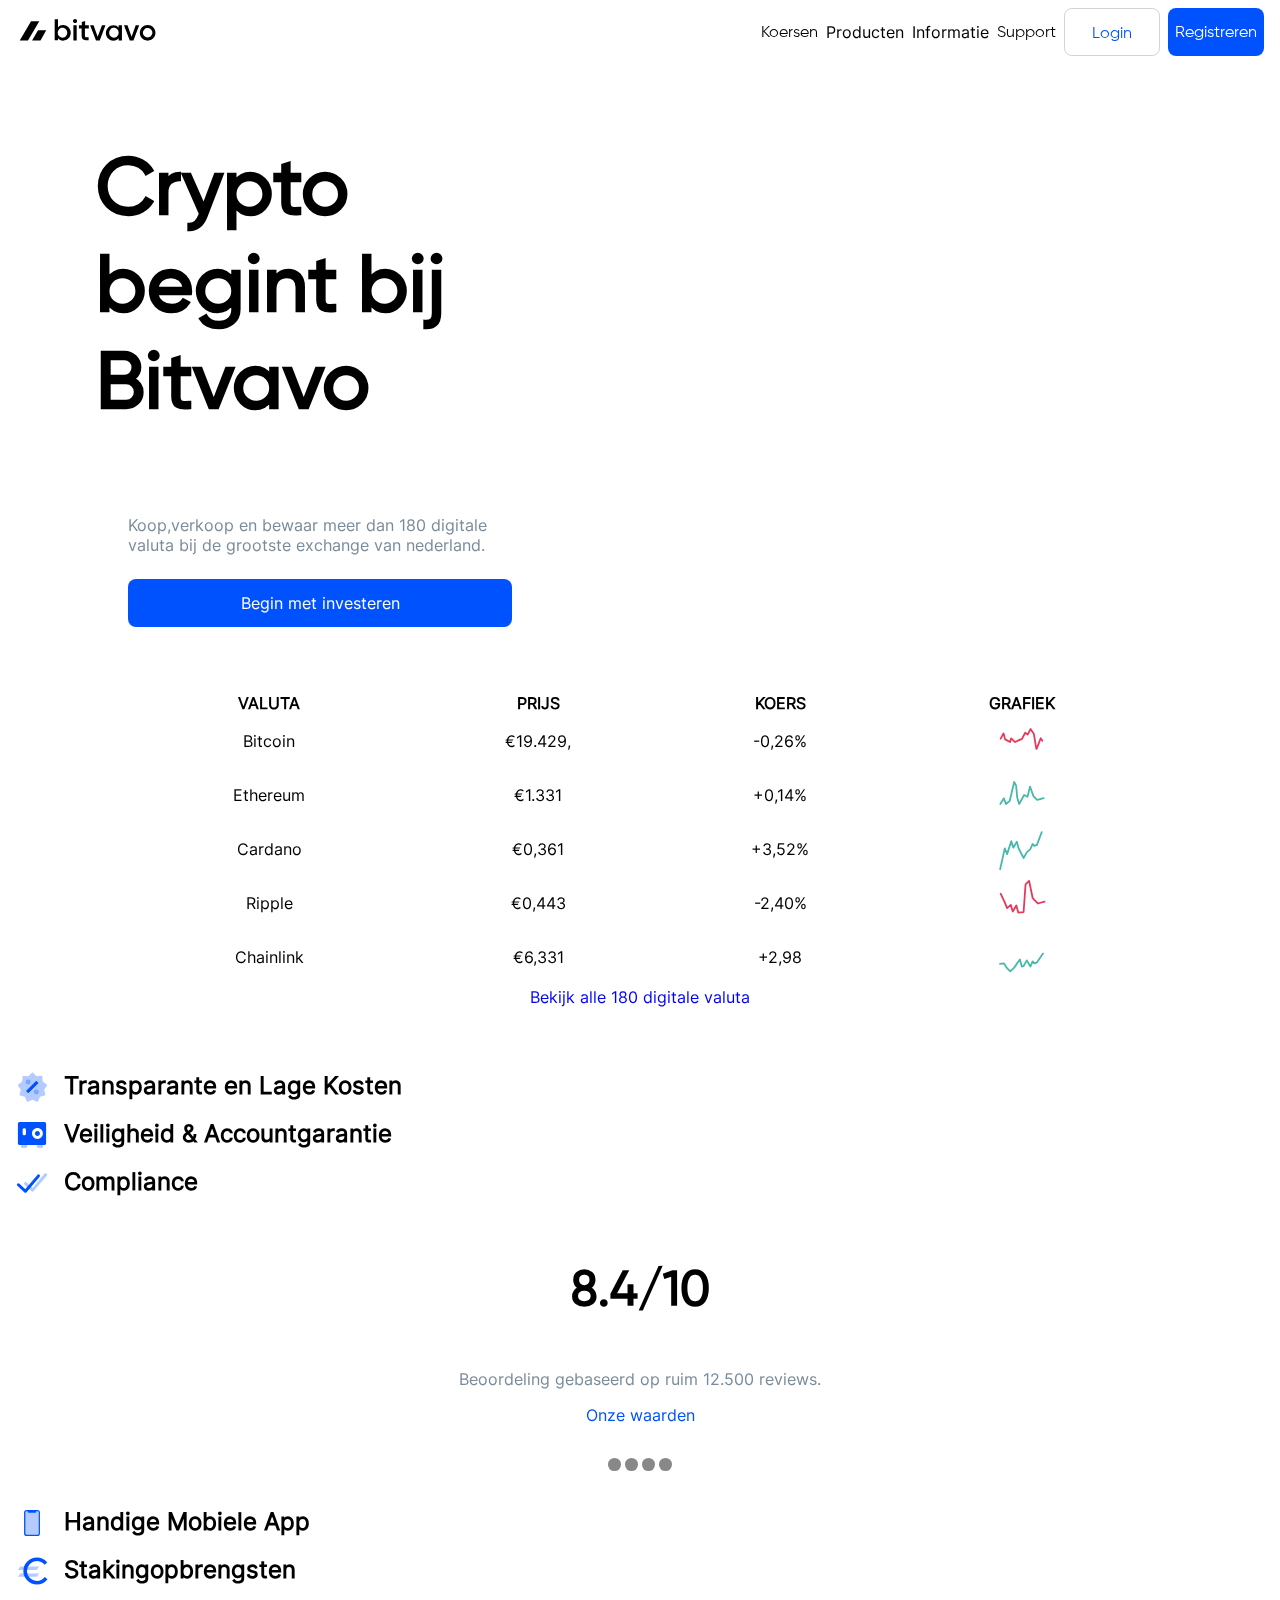
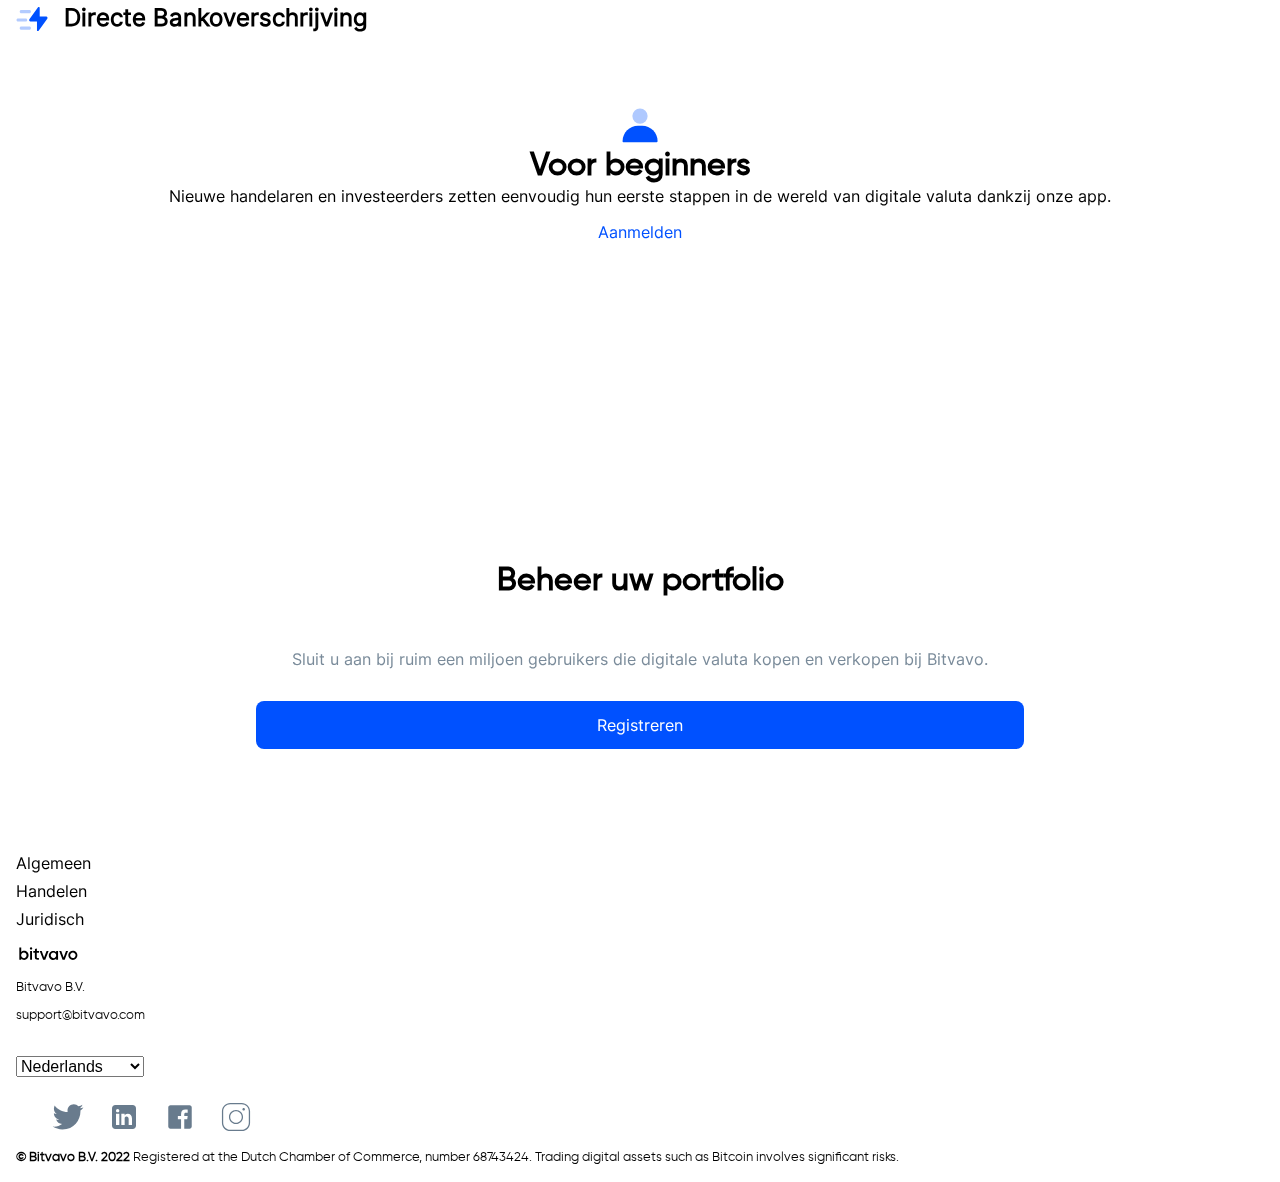
<file: index.html>
<!doctype html>
<html lang="nl">

<head>
    <meta charset="UTF-8">
    <meta name="author" content="Ralph van Ravenstein">
    <meta name="viewport" content="width=device-width, initial-scale=1">

    <title>Bitvavo - Homepage</title>

    <link rel="shortcut icon" type="image/png" href="images/favicon.png"/>
    <link href="style/styles.css" rel="stylesheet">
    
    
</head>
 
<body>
    <header>
 <!-- logo -->
        <a href="index.html">
            <img src="images/logo-main.svg" alt="Bitvavo logo">
            </a>
       
           
           
           
            <button>
                <img alt="Menu knop" src="images/navigatie-hamburgermenu.svg">
              
            </button>

        <nav>
            <button ><img alt="stuil knop" src="images/sluit-knop.svg" ></button>

                <ul>
                    <li><a href="#">Koersen</a></li>
                    <li>
                    <details>
                        <summary aria-label="Keuze menu over aandelenbeurs en onderneming" >Producten</summary>
                        <ul>
                            <li><a href="#">Exchange</a></li>
                            <li><a href="#">Enterprise</a></li>
                            </ul>
                    </details>    
                    </li>

                    <li>
                        <details>
                            <summary aria-label="Keuze menu Informatie over Bitvavo">Informatie</summary>
                            <ul>
                                <li><a href="#">Over Ons</a></li>
                                <li><a href="#">Vacatures</a></li>
                                <li><a href="#">Veiligheid</a></li>
                            </ul>
                        </details>    
                        </li>

                    <li><a href="second.html">Support</a></li>
                 
                    <li><a href="#">Login</a></li>
           
                    <li><a href="#">Registreren</a></li>

                </ul>  
        </nav>
    </header>


<main>


   


    <!-- eeste gedeelte van de site -->
<section>
    <h1>Crypto begint bij Bitvavo</h1>
    <p>Koop,verkoop en bewaar meer dan 180 digitale valuta bij de grootste exchange
        van nederland.
    </p>
    <a href="#">Begin met investeren</a>
</section>
<!-- Einde - eeste gedeelte van de site -->



















<!-- !!!! Probleem gebied !!!!-->
<!-- Tabel -->
    
<section>
<table>

        <thead>
        <tr>
        <th>VALUTA</th>
        <th>PRIJS</th>
        <th>KOERS</th>
        <th>GRAFIEK</th>
        </tr>
        </thead>
        <tbody>
        <tr>
        <td>Bitcoin</td><td>€19.429,</td><td>-0,26%</td><td> <img src="images/tabel-graf1.svg"> </td></tr>
        <tr>
        <td>Ethereum</td><td>€1.331</td><td>+0,14%</td><td> <img src="images/tabel-graf2.svg"> </td></tr>
        <tr>
        <td>Cardano</td><td>€0,361</td><td>+3,52%</td><td> <img src="images/tabel-graf3.svg"> </td></tr>
        <tr>
        <td>Ripple</td><td>€0,443</td><td>-2,40%</td><td> <img src="images/tabel-graf4.svg"> </td></tr>
        <tr>
        <td>Chainlink</td><td>€6,331</td><td>+2,98</td><td> <img src="images/tabel-graf5.svg"> </td></tr>
        <tr>
        </tbody>
        </tr>
        </table>



    <a href="#" >Bekijk alle 180 digitale valuta</a>

</section>

<!-- Eind Tabel -->



























<!-- lijst met uitklapbare text -->
<!-- ???Hoe doe ik dit zonder 1000 sections??? -->
<section>
 <ul>
    <li>
        <details>
            <summary>
                <h2>Transparante en Lage Kosten</h2>
                <img src="images/picto1gedeelddoor.svg" alt="Transparante en Lage Kosten">
            </summary>
            <ul>
                <li>
                    <p>De handelskosten variëren tussen de 0,03% en 0,25%. Daarom behoren de kosten van Bitvavo tot de laagste van de markt.</p>
                </li>
            </ul>
        </details>  
    </li>

    <li>

        <details>
            <summary>
                <h2>Veiligheid & Accountgarantie</h2>
                <img src="images/picto2camera.svg" alt="Veiligheid & Accountgarantie">
            </summary>
            <ul>
                <li>
                    <p>Veiligheid heeft onze hoogste prioriteit, daarom nemen we hierin veel maatregelen. Met Bitvavo Account Garantie is het daarnaast mogelijk om vergoed te worden tot €100.000 als een onbevoegde toegang krijgt tot uw account en uw tegoeden in beslag neemt.</p>
                </li>
            </ul>
        </details>  

    </li>

    <li>

        <details>
            <summary>
                <h2>Compliance</h2>
                <img src="images/picto3vinkjes.svg" alt="Compliance">
            </summary>
            <ul>
                <li>
                    <p>Bitvavo is geregistreerd bij De Nederlandsche Bank (DNB) en werkt met vooruitstrevende compliance voorschriften.</p>
                </li>
            </ul>
        </details>  
   
    </li>
</ul>
</section>








<!-- 1ste carousell -->

<section>
        <ul>
            <li id="Onze waarden">
                <p>8.4/10</p>
                <p>Beoordeling gebaseerd op ruim 12.500 reviews.</p>
                <a href="#" >Onze waarden</a>
            </li>
        
            <li  id="Start nu">
                <p>1M+</p>
                <p>Actieve gebruikers op het Bitvavo platform.</p>
                <a href="#" >Start nu</a>
            </li>
        
            <li  id="Bekijk de exchange">
                <p>€ 100Mld+</p>
                <p>Totaal verhandelde volume.</p>
                <a href="#" >Bekijk de exchange</a>
            </li>

            <li  id="Bekijk Landen">
                <p>175+</p>
                <p>Digitale valuta om te kopen en verkopen</p>
                <a href="#" >Bekijk Landen</a>
            </li>
        
        </ul>
        
        <a href="#Onze waarden">Onze waarden</a>
        <a href="#Start nu">noot</a>
        <a href="#Bekijk de exchange">mies</a>
        <a href="#Bekijk Landen">Bekijk Landen</a>
    
</section>


<!-- Einde 1ste carosell -->

<!-- 2de lijst met uitklapbare text -->

<section>
    <ul>
       <li>
   
           <details>
               <summary>
                   <h2>Handige Mobiele App</h2>
                   <img src="images/picto4telefoontje.svg" alt="Telefoon">
               </summary>
               <ul>
                   <li>
                       <p>Download onze mobiele app om rechtstreeks vanaf uw telefoon digitale valuta te kopen. Beheer uw digitale valuta vanaf uw telefoon, altijd en overal.</p>
                   </li>
               </ul>
           </details>  
       
       </li>
   
       <li>
   
           <details>
               <summary>
                   <h2>Stakingopbrengsten</h2>
                   <img src="images/picto5euroteken.svg" alt="Euro teken">
               </summary>
               <ul>
                   <li>
                       <p>Met de stakingservice van Bitvavo kunt u een interessant rendement verdienen. Stake uw digitale valuta en profiteer van een opbrengst tot 10%.</p>
                   </li>
               </ul>
           </details>  
   
       </li>
   
       <li>
   
           <details>
               <summary>
                   <h2>Directe Bankoverschrijving</h2>
                   <img src="images/picto6bliksem.svg" alt="Bliksem">
               </summary>
               <ul>
                   <li>
                       <p>Digitale valuta met euro's kopen is heel eenvoudig. Bitvavo ondersteunt 8 betaalmethoden, inclusief iDeal voor directe overschrijvingen.</p>
                   </li>
               </ul>
           </details>  
      
       </li>
   </ul>
   </section>
   
   
<!-- 2de carousell -->
<!-- Geen idee hoe dit moet - carosell -->

<section>
    <h2>informatie per ervaringsniveau</h2>
<ul>
    <li>
        <h3>Voor beginners</h3>
        <img src="images/picto7mannetje.svg" alt="Poppetje">
        <p>Nieuwe handelaren en investeerders zetten eenvoudig hun eerste stappen in de wereld van digitale valuta dankzij onze app.</p>
        <a href="#" >Aanmelden</a>
    </li>

    <li>
        <h3>Voor Ervaren Handelaren</h3>
        <img src="images/picto8stats.svg" alt="Statestieken">
        <p>Bitvavo biedt een geavanceerde interface en meerdere ordertypes. Handelen zoals u wilt, ook met gevorderde strategieën.</p>
        <a href="#" >Exchange</a>
    </li>

    <li>
        <h3>Voor Institutionele Partijen</h3>
        <img src="images/picto9layers.svg" alt="boeken">
        <p>Bitvavo is een van de Europese marktleiders en biedt diensten op maat voor institutionele beleggers en cryptofondsen.</p>
        <a href="#" >Ensterprise diensten</a>
    </li>

</ul>
</section>

<!-- Einde 2de carosell -->



<!-- Einde probleem gebied -->










<!-- laatste artikle van pagina -->
<section>
    <h3>Beheer uw portfolio</h3>
    <p>Sluit u aan bij ruim een miljoen gebruikers die digitale valuta kopen en verkopen bij Bitvavo.
    </p>
    <a href="#" >Registreren</a>
</section>




</main>
<!-- Footer -->
<footer>
<ul>
    <li>
    <details>
        <summary>Algemeen</summary>
        <ul>
            <li><a href="#">Home</a></li>
            <li><a href="#">Learn</a></li>
            <li><a href="#">Blog</a></li>
            <li><a href="#">Support</a></li>
            <li><a href="#">Veiligheid</a></li>
            <li><a href="#">Affiliates</a></li>
            <li><a href="#">Enterprise</a></li>
            <li><a href="#">Over Ons</a></li>
            <li><a href="#">Vacatures</a></li>
            <li><a href="#">Landen</a></li>
            <li><a href="#">Pers</a></li>         
        </ul>
    </details>  
    </li>

    <li>
    <details>
        <summary>Handelen</summary>
        <ul>
            <li><a href="#">Inloggen</a></li>
            <li><a href="#">Aanmelden</a></li>
            <li><a href="#">Markten</a></li>
            <li><a href="#">Kosten</a></li>
            <li><a href="#">Status</a></li>
            <li><a href="#">Exchange</a></li>
            <li><a href="#">API Docs</a></li>      
        </ul>
    </details>  
    </li>
<!-- populair ontbreekt -->

    <li>
    <details>
        <summary>Juridisch</summary>
        <ul>
            <li><a href="#">Algemene Voorwaarden</a></li>
            <li><a href="#">Privacybeleid</a></li>
            <li><a href="#">Cookiebeleid</a></li>
            <li><a href="#">Risico's</a></li>
            <li><a href="#">Handelregels</a></li>
            <li><a href="#">Responsible Disclosure</a></li>  
        </ul>
    </details>  
    </li>
</ul>

<a href="index.html">
    <img src="images/bitvavo-text-main.svg" alt="Bitvavo logo text">
    </a>

<p>Bitvavo B.V.</p>

<p>support@bitvavo.com</p>

<!-- dit is geen details. maar een select met option. value 0,1,2,3,4  -->
<!-- <details>
    <summary>Nederlands</summary>
    <ul>
        <li><a href="#">English</a></li>
        <li><a href="#">Français</a></li>
        <li><a href="#">Deutsch</a></li>
        <li><a href="#">Italiano</a></li>

        <li><a href="#">Español</a></li>  
    </ul>
</details>   -->
<!-- ^^^^^^ -->
<select name="" id="">
    <option value="">Nederlands</option>
    <option value="">English</option>
    <option value="">Français</option>
    <option value="">Deutsch</option>
    <option value="">Italiano</option>
    <option value="">Español</option>
</select>


<ul>
    <li><a href="#">
        <img src="images/social-twitter.svg" alt="Twitter">
        </a> </li>
    <li><a href="#">
        <img src="images/social-linkedin.svg" alt="LinkedIn">
        </a> </li>
    <li><a href="#">
        <img src="images/social-facebook.svg" alt="Facebook">
        </a> </li>
    <li><a href="#">
        <img src="images/social-instagram.svg" alt="Instagram">
        </a> </li>
</ul>
    
<p><b>&#169; Bitvavo&nbsp;B.V.&nbsp;2022</b>  Registered at the Dutch Chamber of Commerce, number 68743424. Trading digital assets such as Bitcoin involves significant risks.

</p>

</footer>

<script src="script.js"></script>
    
</body>
</file>
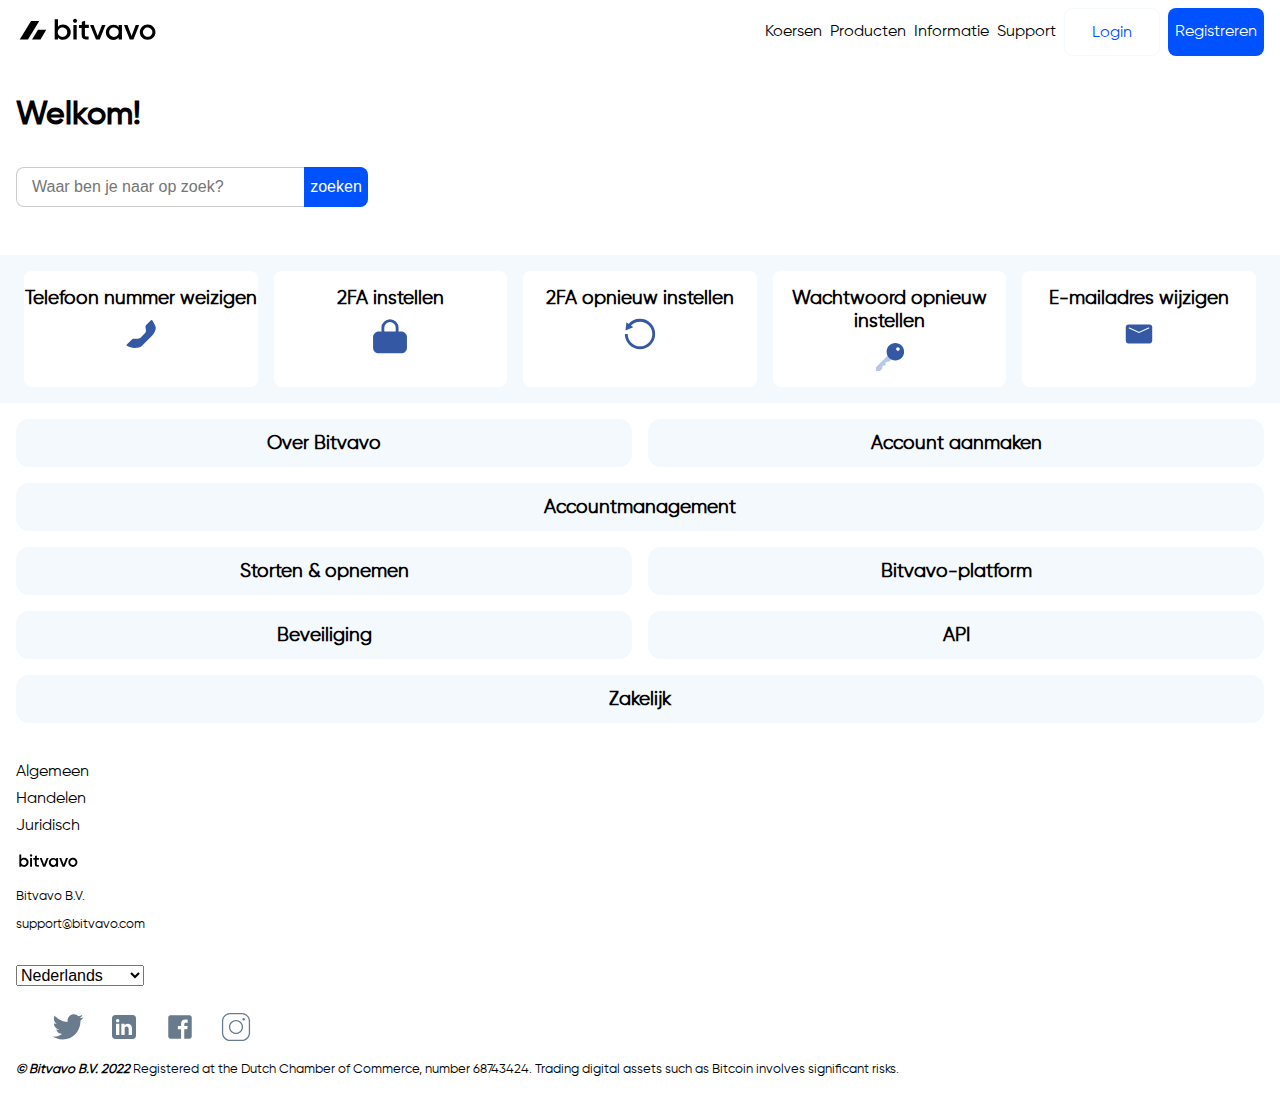
<file: second.html>
<!doctype html>
<html lang="nl">

<head>
    <meta charset="UTF-8">
    <meta name="author" content="Ralph van Ravenstein">
    <meta name="viewport" content="width=device-width, initial-scale=1">

    <title>Bitvavo - Support</title>

    <link rel="shortcut icon" type="image/png" href="images/favicon.png"/>
    <link href="style/styles2.css" rel="stylesheet">
    
    
</head>
 
<body>
    <header>
 <!-- logo -->
        <a href="index.html">
            <img src="images/logo-main.svg" alt="Bitvavo logo">
            </a>
       
           
           
           
            <button>
                <img alt="Hamburger Menu" src="images/navigatie-hamburgermenu.svg" aria-label="home">
              
            </button>

        <nav>
            <button ><img alt="stuil" src="images/sluit-knop.svg" aria-label="menu" ></button>

                <ul>
                    <li><a href="#" aria-label="Koersen">Koersen</a></li>
                    <li>
                    <details>
                        <summary aria-label="keuze menu, producten">Producten</summary>
                        <ul>
                            <li><a href="#" aria-label="keuze 1 exchange">Exchange</a></li>
                            <li><a href="#" aria-label="Keuze 2 ensterprise">Enterprise</a></li>
                            </ul>
                    </details>    
                    </li>

                    <li>
                        <details>
                            <summary aria-label="Keuze menu, informatie">Informatie</summary>
                            <ul>
                                <li><a href="#" aria-label="keuze 1 over ons">Over Ons</a></li>
                                <li><a href="#" aria-label="keuze 2 vacatures">Vacatures</a></li>
                                <li><a href="#" aria-label="keuze 3 veiligheid">Veiligheid</a></li>
                            </ul>
                        </details>    
                        </li>

                    <li><a href="second.html" aria-label="support pagina">Support</a></li>
                 
                    <li><a href="#" aria-label="login">Login</a></li>
           
                    <li><a href="#" aria-label="registreren">Registreren</a></li>

                </ul>  
        </nav>
    </header>


<main>



    <!-- eeste gedeelte van de site -->
<section>
    <h1>Welkom!</h1>

    <form action="">
        <input type="Waar ben je naar op zoek?" placeholder="Waar ben je naar op zoek?">
        <button type="search" >zoeken</button>
    </form>
   
</section>   

<!-- Einde - eeste gedeelte van de site -->





<!-- faq -->
<section>
    <h2>Veel gestelde vragen</h2>
    <ul>
        <li><a href="#">
            <H3>Telefoon nummer weizigen</H3>
            <img src="images/support-tel.svg" alt="telefoon"/>
        </a></li>


        <li><a href="#">
            <H3>2FA instellen</H3>
            <img src="images/support-slot.svg" alt="slot">
        </a></li>


        <li><a href="#">
            <H3>2FA opnieuw instellen</H3>
            <img src="images/support-reset.svg" alt="terug">
        </a></li>


        <li><a href="#">
            <H3>Wachtwoord opnieuw instellen</H3>
            <img src="images/support-key.svg" alt="sleutel">
        </a></li>


        <li><a href="#">
            <H3>E-mailadres wijzigen</H3>
            <img src="images/support-mail.svg" alt="email">
        </a></li>
    </ul>
</section>



<!-- keuzehulp -->
<section>
    <h2>keuzehulp</h2>
    <ul>
        <li><a href="#">
            <H3>Over Bitvavo</H3>
        
        </a></li>


        <li><a href="#">
            <H3>Account aanmaken</H3>
            
        </a></li>


        <li><a href="#">
            <H3>Accountmanagement</H3>
            
        </a></li>


        <li><a href="#">
            <H3>Storten & opnemen</H3>
           
        </a></li>


        <li><a href="#">
            <H3>Bitvavo-platform</H3>
            
        </a></li>


        <li><a href="#">
            <H3>Beveiliging</H3>
            
        </a></li>
        

        <li><a href="#">
            <H3>API</H3>
            
        </a></li>
        

        <li><a href="#">
            <H3>Zakelijk</H3>
            
        </a></li>
    </ul>
</section>


















</main>
<!-- Footer -->
<footer>
<ul>
    <li>
    <details>
        <summary>Algemeen</summary>
        <ul>
            <li><a href="#">Home</a></li>
            <li><a href="#">Learn</a></li>
            <li><a href="#">Blog</a></li>
            <li><a href="#">Support</a></li>
            <li><a href="#">Veiligheid</a></li>
            <li><a href="#">Affiliates</a></li>
            <li><a href="#">Enterprise</a></li>
            <li><a href="#">Over Ons</a></li>
            <li><a href="#">Vacatures</a></li>
            <li><a href="#">Landen</a></li>
            <li><a href="#">Pers</a></li>         
        </ul>
    </details>  
    </li>

    <li>
    <details>
        <summary>Handelen</summary>
        <ul>
            <li><a href="#">Inloggen</a></li>
            <li><a href="#">Aanmelden</a></li>
            <li><a href="#">Markten</a></li>
            <li><a href="#">Kosten</a></li>
            <li><a href="#">Status</a></li>
            <li><a href="#">Exchange</a></li>
            <li><a href="#">API Docs</a></li>      
        </ul>
    </details>  
    </li>
<!-- populair ontbreekt -->

    <li>
    <details>
        <summary>Juridisch</summary>
        <ul>
            <li><a href="#">Algemene Voorwaarden</a></li>
            <li><a href="#">Privacybeleid</a></li>
            <li><a href="#">Cookiebeleid</a></li>
            <li><a href="#">Risico's</a></li>
            <li><a href="#">Handelregels</a></li>
            <li><a href="#">Responsible Disclosure</a></li>  
        </ul>
    </details>  
    </li>
</ul>

<a href="index.html">
    <img src="images/bitvavo-text-main.svg" alt="Bitvavo logo text">
    </a>

<p>Bitvavo B.V.</p>

<p>support@bitvavo.com</p>

<!-- dit is geen details. maar een select met option. value 0,1,2,3,4  -->
<!-- <details>
    <summary>Nederlands</summary>
    <ul>
        <li><a href="#">English</a></li>
        <li><a href="#">Français</a></li>
        <li><a href="#">Deutsch</a></li>
        <li><a href="#">Italiano</a></li>

        <li><a href="#">Español</a></li>  
    </ul>
</details>   -->
<!-- ^^^^^^ -->
<select name="" id="">
    <option value="">Nederlands</option>
    <option value="">English</option>
    <option value="">Français</option>
    <option value="">Deutsch</option>
    <option value="">Italiano</option>
    <option value="">Español</option>
</select>


<ul>
    <li><a href="#">
        <img src="images/social-twitter.svg" alt="Twitter">
        </a> </li>
    <li><a href="#">
        <img src="images/social-linkedin.svg" alt="LinkedIn">
        </a> </li>
    <li><a href="#">
        <img src="images/social-facebook.svg" alt="Facebook">
        </a> </li>
    <li><a href="#">
        <img src="images/social-instagram.svg" alt="Instagram">
        </a> </li>
</ul>
    
<p><em>&#169; Bitvavo B.V. 2022 </em>Registered at the Dutch Chamber of Commerce, number 68743424. Trading digital assets such as Bitcoin involves significant risks.

</p>

</footer>

<script src="script.js"></script>
    
</body>
</file>
<file: style/styles.css>
/**************/
/* CSS REMEDY */
/**************/
*, *::after, *::before {
    box-sizing:border-box;  
    padding: 0;
    margin: 0;
  }
  
  button, summary {
      cursor: pointer;
  }
  
@font-face{
    font-family: Gilroy-Regular;
  src:url(../fonts/Gilroy-Regular.ttf); 
}

@font-face{
  font-family: Gilroy-Medium;
  src:url(../fonts/Gilroy-Medium.ttf);
}

@font-face{
  font-family: Intern-Regular;
  src:url(../fonts/Inter-Regular.ttf);
}


  
  /*********************/
  /* CUSTOM PROPERTIES */
  /*********************/
  :root {
      /* startje */
      --color-title:black;
      --color-main:black;
      --color-text:#7A8B9A;
      --color-link:#0051FF;
      --color-background:#FFFFFF;
      --color-header:#eee;
      --primary-color: #0051FF;
      --second-color:#B3CBFF;
      --active-blue:#002fa7;

  }
  
  
    
  /****************/
  /* JOUW STYLING */
  /****************/
  
  /* jouw code */
  

  body {
    margin:0;
    color:var(--color-main);
    background-color:var(--color-background);
    overflow-x: hidden;
     }
  




header{
  height: 1em;
  width: 100%;

  min-height:4em;

  line-height:1;
  
  display:flex;
  justify-content:space-between;
  align-items:left; 
  align-items:center;
  }



header a{
    width: 10em;

        }

header>a{
   width: 10em;
 
   /*min-width: 10em;*/
   padding-left: 1em;
          }        
header button{
  border:0em;
  padding-right: 1.5em;
  background: var(--color-background);
}

header button img{
  width: 2em;
  text-decoration: none;
 
}


header nav{
  position:fixed;
  background-color:var(--color-background);
  top:0;
  bottom:0;
  left:0;
  right:0;
  transform:translateX(100%);
  transition-duration: 0.5s;
  
}



header nav.open{
transform:translateX(0%);



}

nav button{
background-color: transparent;
position: absolute;
right:0;
padding: 1em;

}





nav>ul{
display: grid;
grid-template-columns: repeat(2, 60%);
grid-template-rows: repeat(4, minmax(1em,auto));
grid-column-gap: 0.5em;
grid-row-gap: 2em;
width: auto;
padding-top: 2em;
padding-left: 1.5em;
padding-right: 1.5em;

}

nav li{
  display: flex;
  /* width: auto; */
}


nav details ul{
  padding:0em;

}

nav details li{
  padding:0em;
  padding-top: 0.5em;
}



nav li:nth-of-type(1){
  grid-area: 1 / 1 / 2 / 3;
}
  
nav li:nth-of-type(2){
  grid-area: 2 / 1 / 3 / 3;
}

nav li:nth-of-type(3){
  grid-area: 3 / 1 / 4 / 3;
}
  
nav li:nth-of-type(4){
  grid-area: 4 / 1 / 5 / 3;}




nav li:nth-of-type(5){
  background-color:var(white);
  border-radius: 0.5em 0.5em ;
  border: 1px solid lightgray;
  width: 90%;
  min-width: 6em;
  height: 3em;
  text-align: center;
  grid-area: 5 / 1 / 6 / 2; 
  padding-top: 1em;

  
}


nav li:nth-of-type(6){
  background-color:var(--primary-color);
  border-radius: 0.5em 0.5em ;
  width: 90%;
  min-width: 6em;
  height: 3em;
  text-align: center; 
  grid-area: 5 / 2 / 6 / 2;
  padding-top: 1em;



}

nav li:nth-of-type(5) a{
  color: var(--primary-color);

}

nav li:nth-of-type(6) a{
  color: var(--color-background);

}

nav li:nth-of-type(5) a:hover{
  color: var(--color-text);
}



nav li:nth-of-type(6):hover{
  background-color: var(--active-blue);
}




nav ul li a{
  font-family: Gilroy-Regular;
}

nav>ul>li:nth-child(-n+4){
  padding-top: 0.5em;
  padding-bottom: 0.5em;
  border-bottom: solid#d9d9d9 0.0625em;

}

li a:hover{
  color:var(--primary-color);
}

nav a{
  color: var(--color-main);
}


nav ul{
  color: var(--color-main);
  width: 80%;

}

nav summary:hover{
  color: var(--primary-color);
}

nav details a{
  padding-top: 0.5em;
  padding-left: 0.5em;
  color: var(--color-text);
  font-size: 1em;
}






@media (min-width: 46em) {

  header nav{
   position: static;
   transform: none;

   display:flex;
   align-items: center;
  }

  header > button {
    display:none;
  }

  header nav > button  {
    display:none;
  }

  header nav > ul {
    display:flex;
    align-items: start;
    max-height:6em;
    padding:0;
    padding-right: 1em;
  }

  nav>ul>li:nth-child(-n+4) {
    padding:0;
    border:none;
    height:3em;
    padding-top:1em;
  }

  header nav > ul li {
    display:list-item;
    white-space: nowrap; 
    /* YIPPIE!!^^^ */
  }





  section:first-of-type{
    display: inline;
    float: left;
    width: 50%;
    
  }

  section:first-of-type h1{
    text-align: left;
    padding-left: 1.2em;
  }

  section:first-of-type p{
    text-align: left;
    padding-bottom: 1.5em;
  }

/* waaaaarom werk je niet!!!!!! >:( */
  section:first-of-type > img{
    display: flex;
    float: right;
    width: 20em;
    height: 20em;

      }


}











/*einde header*/

main{
  align-content: center;
  align-items: center;
}

a{
  text-decoration: none;
 
}

img{
  width:100%;
  text-indent: 100%;
  white-space: nowrap;
  overflow: hidden;
}


section h1{
  font-family: Gilroy-Medium;
  font-size: 5em;
  padding: 0 0.5em;
  text-align: center;
  padding-top: 1em;
  padding-bottom: 1em;
  
}


details > summary {
 list-style: none;


}

::-webkit-scrollbar{
  display: none;
}



section p{
    font-family: Intern-Regular;
    text-align: center;
    padding-bottom: 1em;
    color:var(--color-text);
  }

  section:first-of-type p{
    margin-right: 20%;
    margin-left: 20%;
  }

section:first-of-type > img{
display: none;
  }

section:first-of-type a{
   font-family: Intern-Regular;
   display: flex;
   justify-content: center;
   align-items: center;
   background-color: #0051FF;
   color: white;
   border-radius: 0.5em;
   height: 3em;
   margin-right: 20%;
   margin-left: 20%;
   max-width: 80%;
   min-width: 40%;
}

main section:first-of-type a:hover{
   background-color: #002fa7;
}

main section:last-of-type a:hover{
  background-color: #002fa7;
}

details{
  font-family: Intern-Regular;
}
  
details img{
  width: 2em;
 
}





section a{
  font-family: Intern-Regular;
  display: flex;
  justify-content: center;
  align-items: center;
  color: var(--primary-color)
}

section:not(:first-child,:last-child) a:hover{
  color: var(--active-blue);
}













table{
  font-family: Intern-Regular;
  width: 80%;
  text-align: center;
  padding-top: 4em;
  width: 80%;
  margin:auto;
}



table img{
  width: 3em;
}

section:nth-of-type(2) a{
  display: flex;
  justify-content: center;
  justify-items: center;
  align-items: center;
  text-align: center;
  color: blue;
}



ul  > li {
  list-style: none;

 
 }
 ul > li ::-webkit-details-marker{
   display: none;
 }







 /* uitklapbare gedeelte */

section:nth-of-type(3){
  padding-top: 3em;
  padding-bottom: 3em;
}

main summary {
  padding-left: 1em;
  padding-top: 1em;
  display:flex;
  flex-direction:row-reverse;
  justify-content: start;
  gap:1em;
}

main summary img {
  flex-shrink:0;
}

details p{
  text-align: left;
  width: 80%;
  padding-left:4em; 
  padding-top: 0.5em;
}










  
  /* .visually-hidden { 
    clip: rect(0 0 0 0);
    clip-path: inset(50%);
    height: 1px;
    overflow: hidden;
    position: absolute;
    white-space: nowrap;
    width: 1px;
  }
  */ 


/* eerste carousel */

section:nth-of-type(4) ul{
  list-style:none;
		
	display:flex;
	gap:1em;
	
	overflow:auto;
  scroll-snap-type: x mandatory;
}

section:nth-of-type(4) li {
	flex-shrink:0;
	width:100%;
	background-color:white;
	padding:1em;
	border-radius: 1em;
	scroll-snap-align: center;
  padding-bottom: 2em;
}



section:nth-of-type(4) p:nth-child(1) {
  font-family: Gilroy-Medium;
  color: var(--color-title);
  font-size:3em;
  font-weight: bolder;
}

section:nth-of-type(4) p {
  color:var(--color-text);
}



section:nth-of-type(4){
  text-align:center;
  padding-bottom: 1em;
}

section:nth-of-type(4)>a {
  display:inline-block;
  justify-content: center;
	width:0.8em;
	height:0.8em;
	border-radius:50%;
 
	
	background-color:rgb(136, 136, 136);
	
	overflow:hidden;
	color:transparent;
	user-select:none;

  position: relative;


  text-decoration: none;

}

section:nth-of-type(4)>a:hover {
  background-color: lightgray;
  color: lightgray;
  text-decoration: none;
  
}














/* 2de carousel */



section:nth-of-type(6) h2{
  position: absolute;
  left:-99999em;
}


section:nth-of-type(6) ul{
  list-style:none;
  padding:0;
		
	display:flex;
	gap:1em;
	
	overflow: auto;
  overscroll-behavior-X: contain;
  scroll-snap-type: x mandatory;
  background-color: white;
  
  border-radius: 1em;

  padding-top: 3em;
  padding-bottom: 3em;
 

}


section:nth-of-type(6) ul -webkit-scrollbar {
  display: none;
}



section:nth-of-type(6) ul li h3{
font-family: Gilroy-Medium;
font-size: 2em; 
text-align: center;
}

section:nth-of-type(6) ul li {
	flex-shrink:0;
	width:100%;
	background-color:white;
	padding:1em;


	scroll-snap-align: center;
  display: flex;
  align-items: center;
  flex-direction: column;

}



section:nth-of-type(6) ul li p {
  font-family: Intern-Regular;
  color: var(--color-title);


}

section:nth-of-type(6) li img {
  width: 3em;
  order:-1;
}





section:nth-of-type(6){
  text-align:center;
  
  padding-bottom: 1em;
}

section:nth-of-type(6) >a {
  display:inline-block;
  justify-content: center;
	width:1em;
	height:1em;
	border-radius:50%;
 
	
	background-color:rgb(136, 136, 136);
	
	overflow:hidden;
	color:transparent;
	user-select:none;
  position: absolute;


  text-decoration: none;

}


section:nth-of-type(6)>a:hover {
  color: #959595;
  background-color: #959595;
  text-decoration: none;

}














/* beheer uw portfolio */

section:nth-of-type(7)  {
  padding-top: 5em;
  padding-bottom: 5em;
}

section:nth-of-type(7) h3{
font-family: Gilroy-Medium;
font-size: 2em;
color: var(--color-main);
padding-top: 5em;
padding-bottom: 1em;
text-align: center;
}

section:nth-of-type(7) p{
  padding-top: 1em;
  padding-bottom: 2em;
  padding-left: 1em;
  padding-right: 1em;
  }

section:nth-of-type(7) a{
  display: flex;
  justify-content: center;
  align-items: center;
  background-color: #0051FF;
  color: white;
  border-radius: 0.5em;
  height: 3em;
  margin-right: 20%;
  margin-left: 20%;
  max-width: 80%;
  min-width: 40%;
}



























/* footer */


footer {
  padding: 1em;
}

footer p{
  padding-top: 1em;
  font-family: Gilroy-Regular;
  font-size: 0.8em;
}

footer p em{
  font-weight: bold;
}

footer ul li{
  padding-top: 0.5em;
}

footer ul li a{
  padding-left: 1em;
  color: var(--color-text);
}

footer ul li a:hover{
 color: var(--color-main);
}


footer > ul:nth-of-type(1){
  padding:0;
}

footer > ul:nth-of-type(1) ul{
  padding:0;
  padding-bottom: 1em;
}


footer > a img{
  width: 4em;
  padding-top: 1em;
}


footer > ul:nth-of-type(2){
  display: flex;
  padding:0;
  margin:0;
  justify-content: space-around;
  width: 50%;
  padding-left: 1em;
}

footer > ul:nth-of-type(2) img{
  width: 2em;
  padding-top: 1em;
}


footer select{
  width: 8em;
  font-size: 1em;
  margin-top: 2em;
  /* bottom: 100%; */
}

footer ul:last-of-type{
  max-width: 15em;
}




/* beheer uw portfolion nog even groot */
/* 
footer section:last-of-type > p{
    font-size: 2em;
}
 */




/* extratje's */
</file>
<file: style/styles2.css>
/**************/
/* CSS REMEDY */
/**************/
*, *::after, *::before {
  box-sizing:border-box;  
  padding: 0;
  margin: 0;
}

button, summary {
    cursor: pointer;
}

@font-face{
  font-family: Gilroy-Regular;
src:url(../fonts/Gilroy-Regular.ttf); 
}

@font-face{
font-family: Gilroy-Medium;
src:url(../fonts/Gilroy-Medium.ttf);
}

@font-face{
font-family: Intern-Regular;
src:url(../fonts/Inter-Regular.ttf);
}



/*********************/
/* CUSTOM PROPERTIES */
/*********************/
:root {
    /* startje */
    --color-title:black;
    --color-main:black;
    --color-text:#7A8B9A;
    --color-link:#0051FF;
    --color-background:#FFFFFF;
    --color-header:#eee;
    --primary-color: #0051FF;
    --second-color:#B3CBFF;
    --active-blue:#002fa7;

}


  
/****************/
/* JOUW STYLING */
/****************/

/* jouw code */


body {
  margin:0;
  color:var(--color-main);
  background-color:var(--color-background);
  overflow-x: hidden;
   }





header{
height: 1em;
width: 100%;

min-height:4em;

line-height:1;

display:flex;
justify-content:space-between;
align-items:left; 
align-items:center;
font-family: Gilroy-regular;
}



header a{
  width: 10em;

      }

header>a{
 width: 10em;

 /*min-width: 10em;*/
 padding-left: 1em;
        }        
header button{
border:0em;
padding-right: 1.5em;
background: var(--color-background);
}

header button img{
width: 2em;
text-decoration: none;

}


header nav{
position:fixed;
background-color:var(--color-background);
top:0;
bottom:0;
left:0;
right:0;
transform:translateX(100%);
transition-duration: 0.5s;

}



header nav.open{
transform:translateX(0%);



}

nav button{
background-color: transparent;
position: absolute;
right:0;
padding: 1em;

}





nav>ul{
display: grid;
grid-template-columns: repeat(2, 60%);
grid-template-rows: repeat(4, minmax(1em,auto));
grid-column-gap: 0.5em;
grid-row-gap: 2em;
width: auto;
padding-top: 2em;
padding-left: 1.5em;
padding-right: 1.5em;

}

nav li{
display: flex;
/* width: auto; */
}


nav details ul{
padding:0em;

}

nav details li{
padding:0em;
padding-top: 0.5em;
}



nav li:nth-of-type(1){
grid-area: 1 / 1 / 2 / 3;
}

nav li:nth-of-type(2){
grid-area: 2 / 1 / 3 / 3;
}

nav li:nth-of-type(3){
grid-area: 3 / 1 / 4 / 3;
}

nav li:nth-of-type(4){
grid-area: 4 / 1 / 5 / 3;}




nav li:nth-of-type(5){
background-color:var(white);
border-radius: 0.5em 0.5em ;
border: 1px solid #F4F9FD;
width: 90%;
min-width: 6em;
height: 3em;
text-align: center;
grid-area: 5 / 1 / 6 / 2; 
padding-top: 1em;


}


nav li:nth-of-type(6){
background-color:var(--primary-color);
border-radius: 0.5em 0.5em ;
width: 90%;
min-width: 6em;
height: 3em;
text-align: center; 
grid-area: 5 / 2 / 6 / 2;
padding-top: 1em;



}

nav li:nth-of-type(5) a{
color: var(--primary-color);

}

nav li:nth-of-type(6) a{
color: var(--color-background);

}

nav li:nth-of-type(5) a:hover{
color: var(--color-text);
}



nav li:nth-of-type(6):hover{
background-color: var(--active-blue);
}




nav ul li a{
font-family: Gilroy-Regular;
}

nav>ul>li:nth-child(-n+4){
padding-top: 0.5em;
padding-bottom: 0.5em;
border-bottom: solid#d9d9d9 0.0625em;

}

li a:hover{
color:var(--primary-color);
}

nav a{
color: var(--color-main);
}


nav ul{
color: var(--color-main);
width: 80%;

}

nav summary:hover{
color: var(--primary-color);
}

nav details a{
padding-top: 0.5em;
padding-left: 0.5em;
color: var(--color-text);
font-size: 1em;
}








@media (max-width: 20em) {
::placeholder{
  color: transparent;
}
}



@media (max-width: 32.5em) {


main section:nth-of-type(2) ul {
  flex-direction: column;
  row-gap: 1em;

}


main section:nth-of-type(3) ul {
  display: flex;
  flex-direction: column;
}





}



@media (min-width: 46em) {

header nav{
 position: static;
 transform: none;

 display:flex;
 align-items: center;
}

header > button {
  display:none;
}

header nav > button  {
  display:none;
}

header nav > ul {
  display:flex;
  align-items: start;
  max-height:6em;
  padding:0;
  padding-right: 1em;
}

nav>ul>li:nth-child(-n+4) {
  padding:0;
  border:none;
  height:3em;
  padding-top:1em;
}

header nav > ul li {
  display:list-item;
  white-space: nowrap; 
  /* YIPPIE!!^^^ */
}




}













/*einde header*/

main{
align-content: center;
align-items: center;
font-family: Gilroy-regular;
text-decoration: none;

}

ul{
  list-style-type: none;
}

a{
text-decoration: none;

}

img{
width:100%;
text-indent: 100%;
white-space: nowrap;
overflow: hidden;
}





details > summary {
list-style: none;


}

::-webkit-scrollbar{
display: none;
}






main section:nth-of-type(1){
  padding-bottom: 3em;
  display: inline-block;
}






main section:nth-of-type(1) h1{
  font-family: Gilroy-Medium;
  font-size: 2em;
  padding: 0 0.5em;
  display: flex;
  float: left;
  padding-top: 1em;
  padding-bottom: 1em;
  
  }
  
  main section:nth-of-type(1) form {
    display: inline-block;
    position: relative;
    width:80%;
    height: 2.5em;
    white-space: nowrap;
    box-sizing: border-box;
    font-size: 1em;
    padding-left: 1em;
    justify-content: center;
    z-index: -1;
    
  }
  
  
  main section:nth-of-type(1) input {
    display: inline-block;
    transition: box-shadow .4s ease, background .4s ease;
    border: 0;
    border-radius: 0.5em;
    box-shadow: inset 0 0 0 1px #CCCCCC;
    background: #FFFFFF;
    padding: 0;
    padding-right: 4em;
    padding-left: 1em;
    width: 100%;
    height: 100%;
    vertical-align: middle;
    white-space: normal;
    font-size: inherit;
    appearance: none;
    /* min-width: 10em; */
  }
  
  main section:nth-of-type(1) button {
    position: absolute;
    top: 0;
    right: 0;
    left: inherit;
    margin: 0;
    border: 0;
    border-radius: 0 0.5em 0.5em 0;
    background-color: var(--primary-color);
    color: var(--color-background);
    padding: 0;
    width: 4em;
    height: 100%;
    vertical-align: middle;
    text-align: center;
    font-size: inherit;
    user-select: none;
  }
  



main section h2 {
    position: absolute;
    left:-99999em;
  }









  main section:nth-of-type(2){
   display: flex;
   align-items: center;
   justify-content: space-around;


  }

  main section:nth-of-type(2) ul{
    display: inline-flex;
    background-color: #F4F9FD;
    padding: 1em;
    width: 100%;
  }

  main section:nth-of-type(2) li{
    display: inline-flex;
    text-align: center;
    padding-left: 0.5em;
    padding-right: 0.5em;
    width: 100%;
    align-content: center;

  }
  
  main section:nth-of-type(2) a{
    padding-top: 1em;
    border-radius: 0.5em;
    background-color: var(--color-background);
    width: 100%;
    display: inline-block;
    /* flex-direction: row-reverse; */
   /* display: inline-flex; */
  }

  main section:nth-of-type(2)  h3{
    color: var(--color-main);
    /* order: -1;  */
  }

  main section:nth-of-type(2) a h3:hover{
    color: var(--color-link);
  
  }

  main section:nth-of-type(2) li a img{
    width: 3em;
    height: 3em;
   
    justify-content: center;
  

  }
  
  
  
  
  
  





  main section:nth-of-type(3) ul{
  display: grid;
  grid-template-columns: repeat(2, 1fr);
  grid-template-rows: repeat(5, 1fr);
  grid-column-gap: 1em;
  grid-row-gap: 1em;
  padding: 1em;
  }
  
  main section:nth-of-type(3) ul li{
    background-color:#F4F9FD;
    border-radius: 0.8em;
    list-style: none;
    height: 3em;
    align-items: center;
    justify-content: center;
    padding: 0;
    display: flex;
    
  }

  main section:nth-of-type(3) ul li:hover{
    background-color:var(--primary-color);
 
  }
  
  main section:nth-of-type(3) ul li h3{
  color: var(--color-main);
  padding: 1em;
  display: flex;
  justify-content: center;
  align-items: center;
  text-align: center;
  width: 100%;
  }

  main section:nth-of-type(3) ul li h3:hover{
    color:var(--color-background);
  }
  
  
  main section:nth-of-type(3) ul li:nth-of-type(1){
    grid-area: 1 / 1 / 2 / 2;
  }
  
  main section:nth-of-type(3) ul li:nth-of-type(2){
    grid-area: 1 / 2 / 2 / 3;
  }
  
  main section:nth-of-type(3) ul li:nth-of-type(3){
    grid-area: 2 / 1 / 3 / 3;
  
  }
  
  main section:nth-of-type(3) ul li:nth-of-type(4){
    grid-area: 3 / 1 / 4 / 2;
  }
  
  main section:nth-of-type(3) ul:nth-of-type(5){
    grid-area: 3 / 2 / 4 / 3;
  }
  
  main section:nth-of-type(3) ul li:nth-of-type(6){
    grid-area: 4 / 1 / 5 / 2;
  }
  
  main section:nth-of-type(3) ul li:nth-of-type(7){
    grid-area: 4 / 2 / 5 / 3; 
  }
  
  main section:nth-of-type(3) ul li:nth-of-type(8){
    grid-area: 5 / 1 / 6 / 3;
  }
  
  
  
  
  
  
  
  
  
  details > summary {
  list-style: none;
  
  
  }
  details > summary ::-webkit-details-marker{
  display: none;
  }
  
  
  
  





















/* footer */


footer {
padding: 1em;
font-family: Gilroy-Regular;
}

footer p{
padding-top: 1em;
font-family: Gilroy-Regular;
font-size: 0.8em;
}

footer p em{
font-weight: bold;
}

footer ul li{
padding-top: 0.5em;
}

footer ul li a{
padding-left: 1em;
color: var(--color-text);
}

footer ul li a:hover{
color: var(--color-main);
}


footer > ul:nth-of-type(1){
padding:0;
}

footer > ul:nth-of-type(1) ul{
padding:0;
padding-bottom: 1em;
}


footer > a img{
width: 4em;
padding-top: 1em;
}


footer > ul:nth-of-type(2){
display: flex;
padding:0;
margin:0;
justify-content: space-around;
width: 50%;
padding-left: 1em;
}

footer > ul:nth-of-type(2) img{
width: 2em;
padding-top: 1em;
}


footer select{
width: 8em;
font-size: 1em;
margin-top: 2em;
}

footer ul:last-of-type{
max-width: 15em;
}




/* beheer uw portfolion nog even groot */
/* 
footer section:last-of-type > p{
  font-size: 2em;
}
*/




/* extratje's */
</file>
